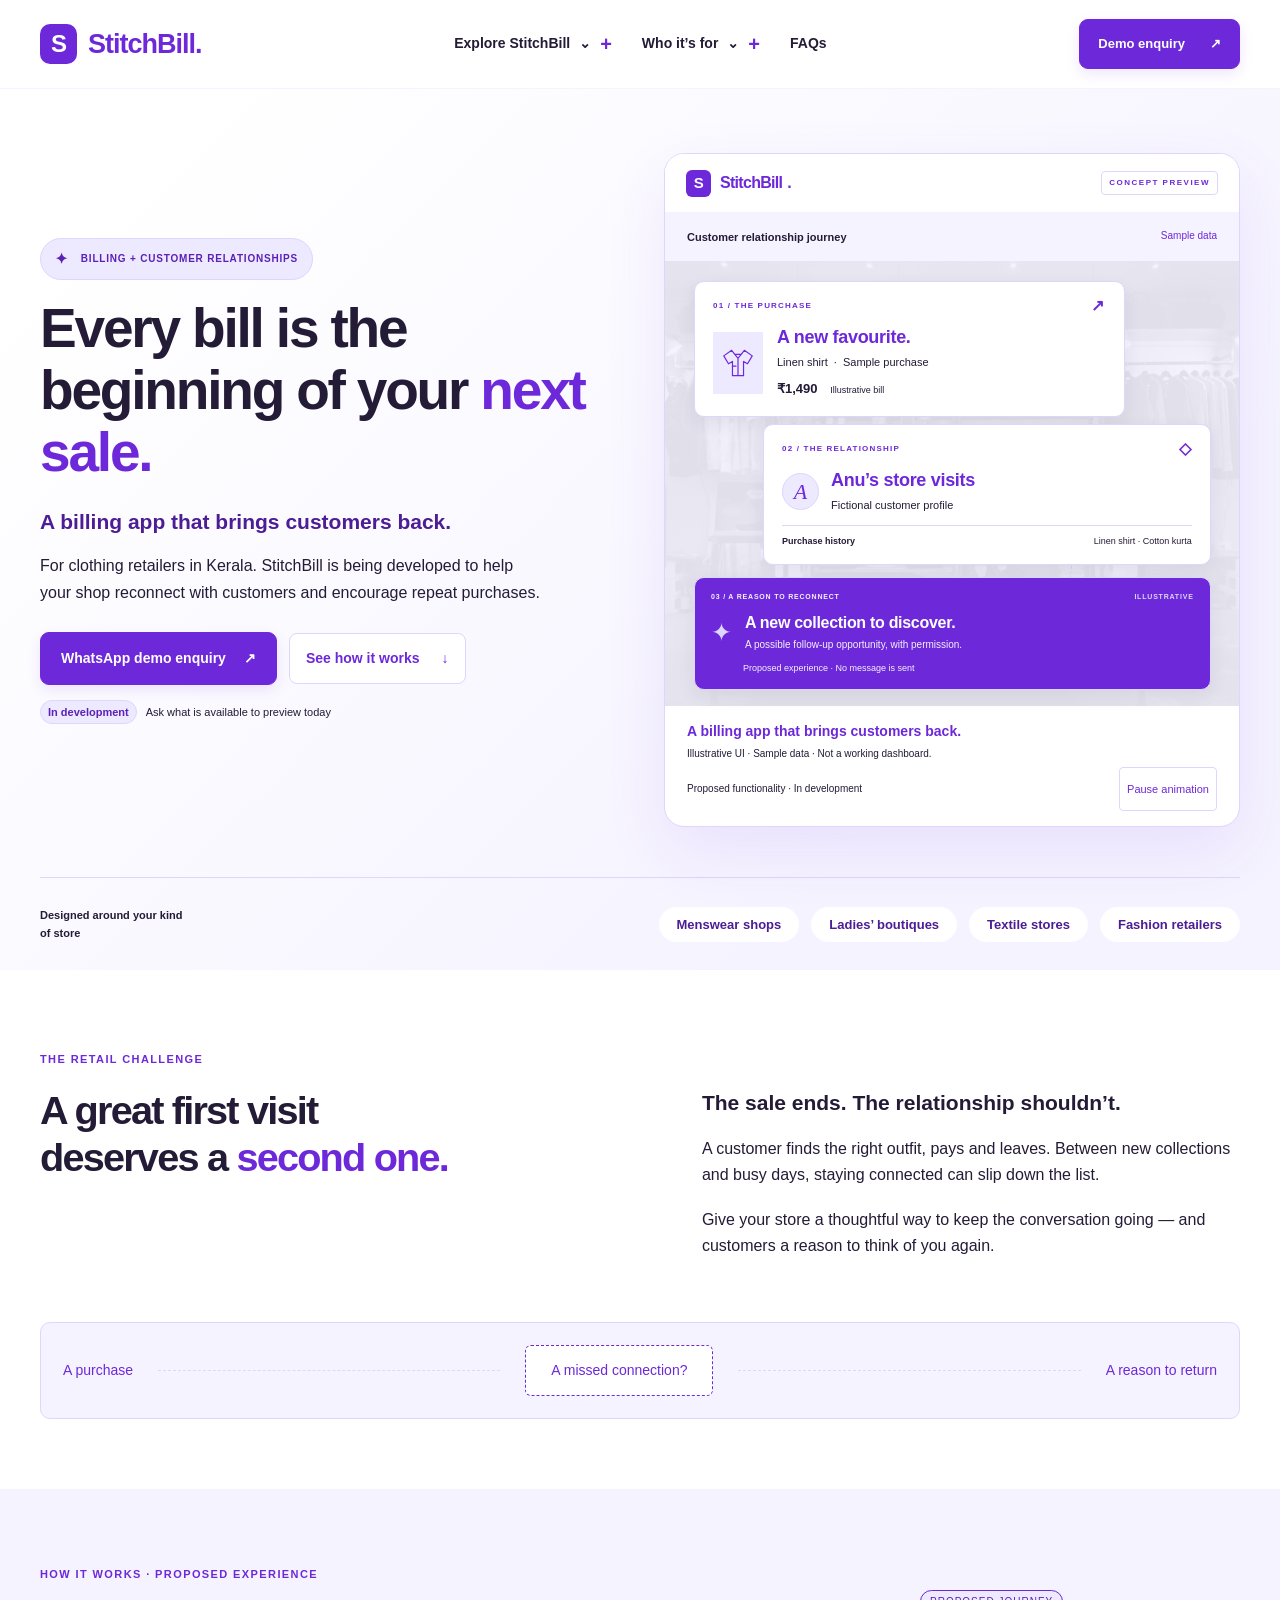
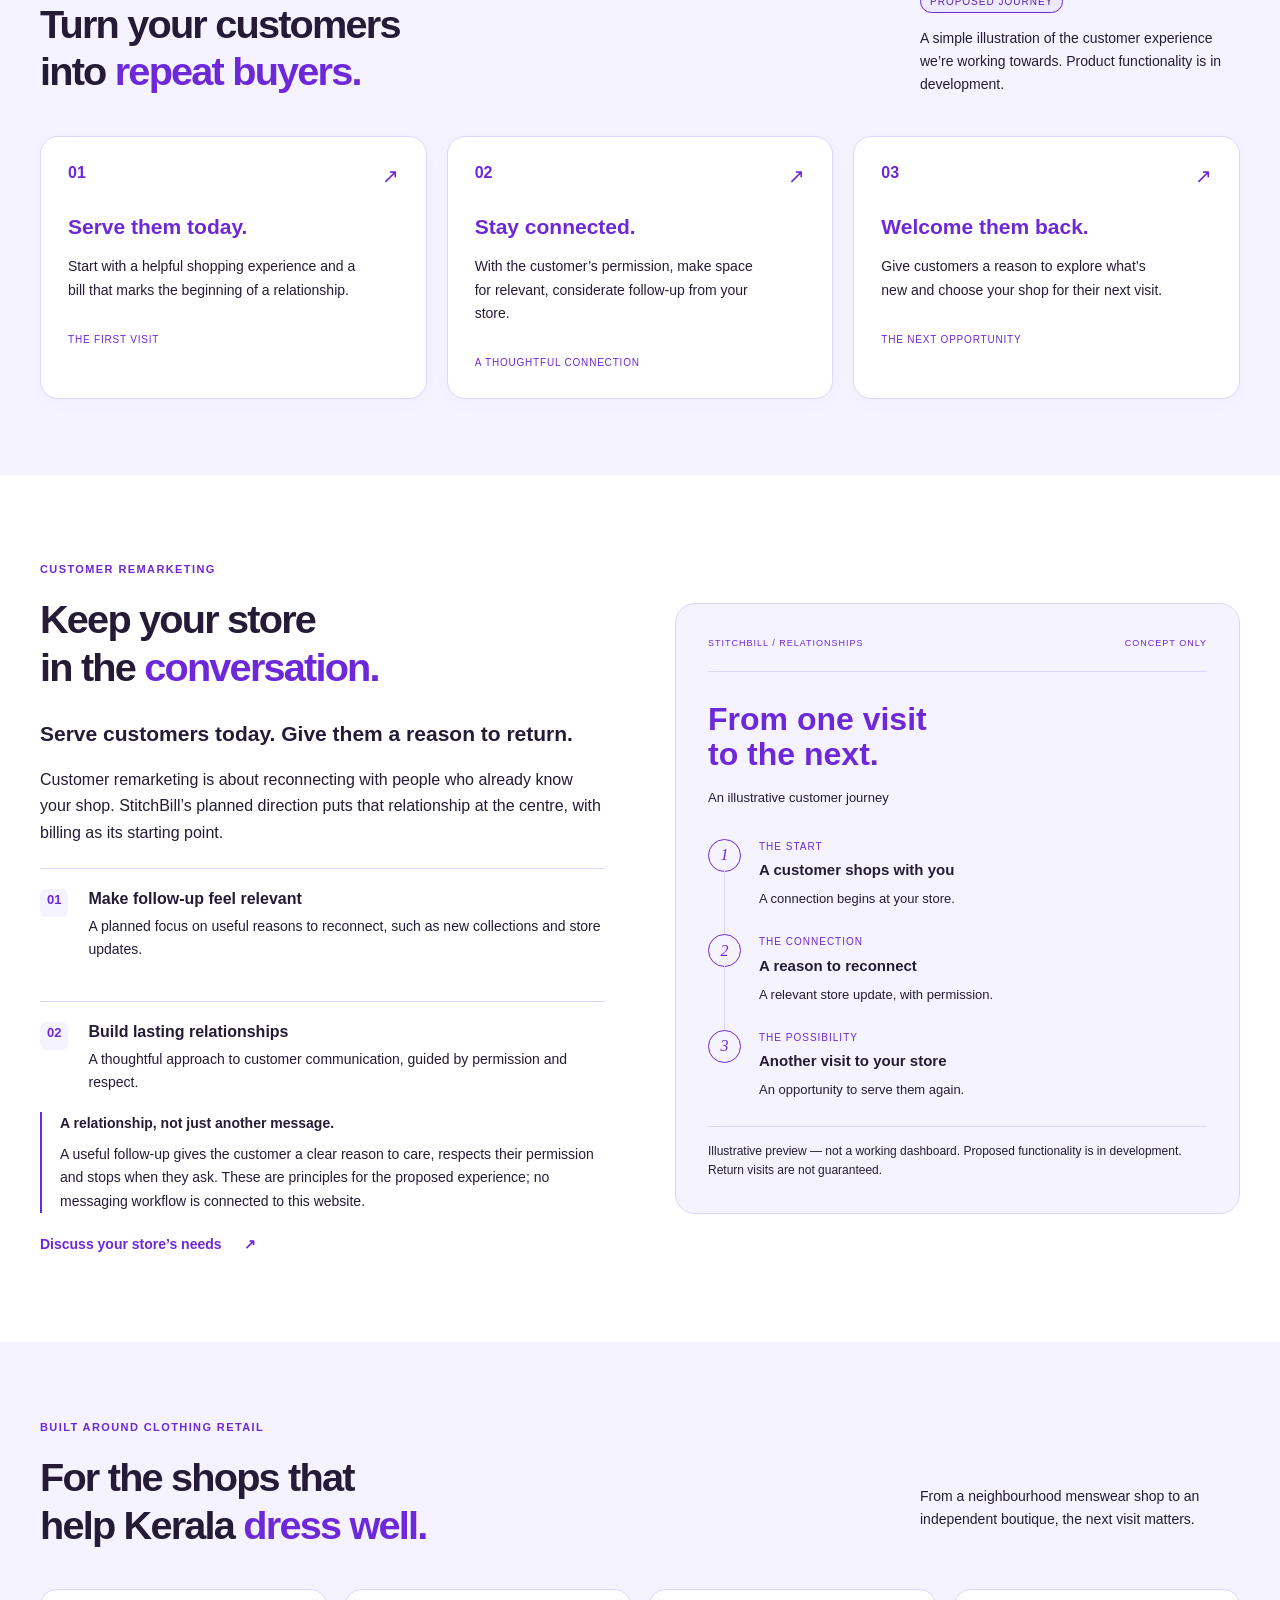
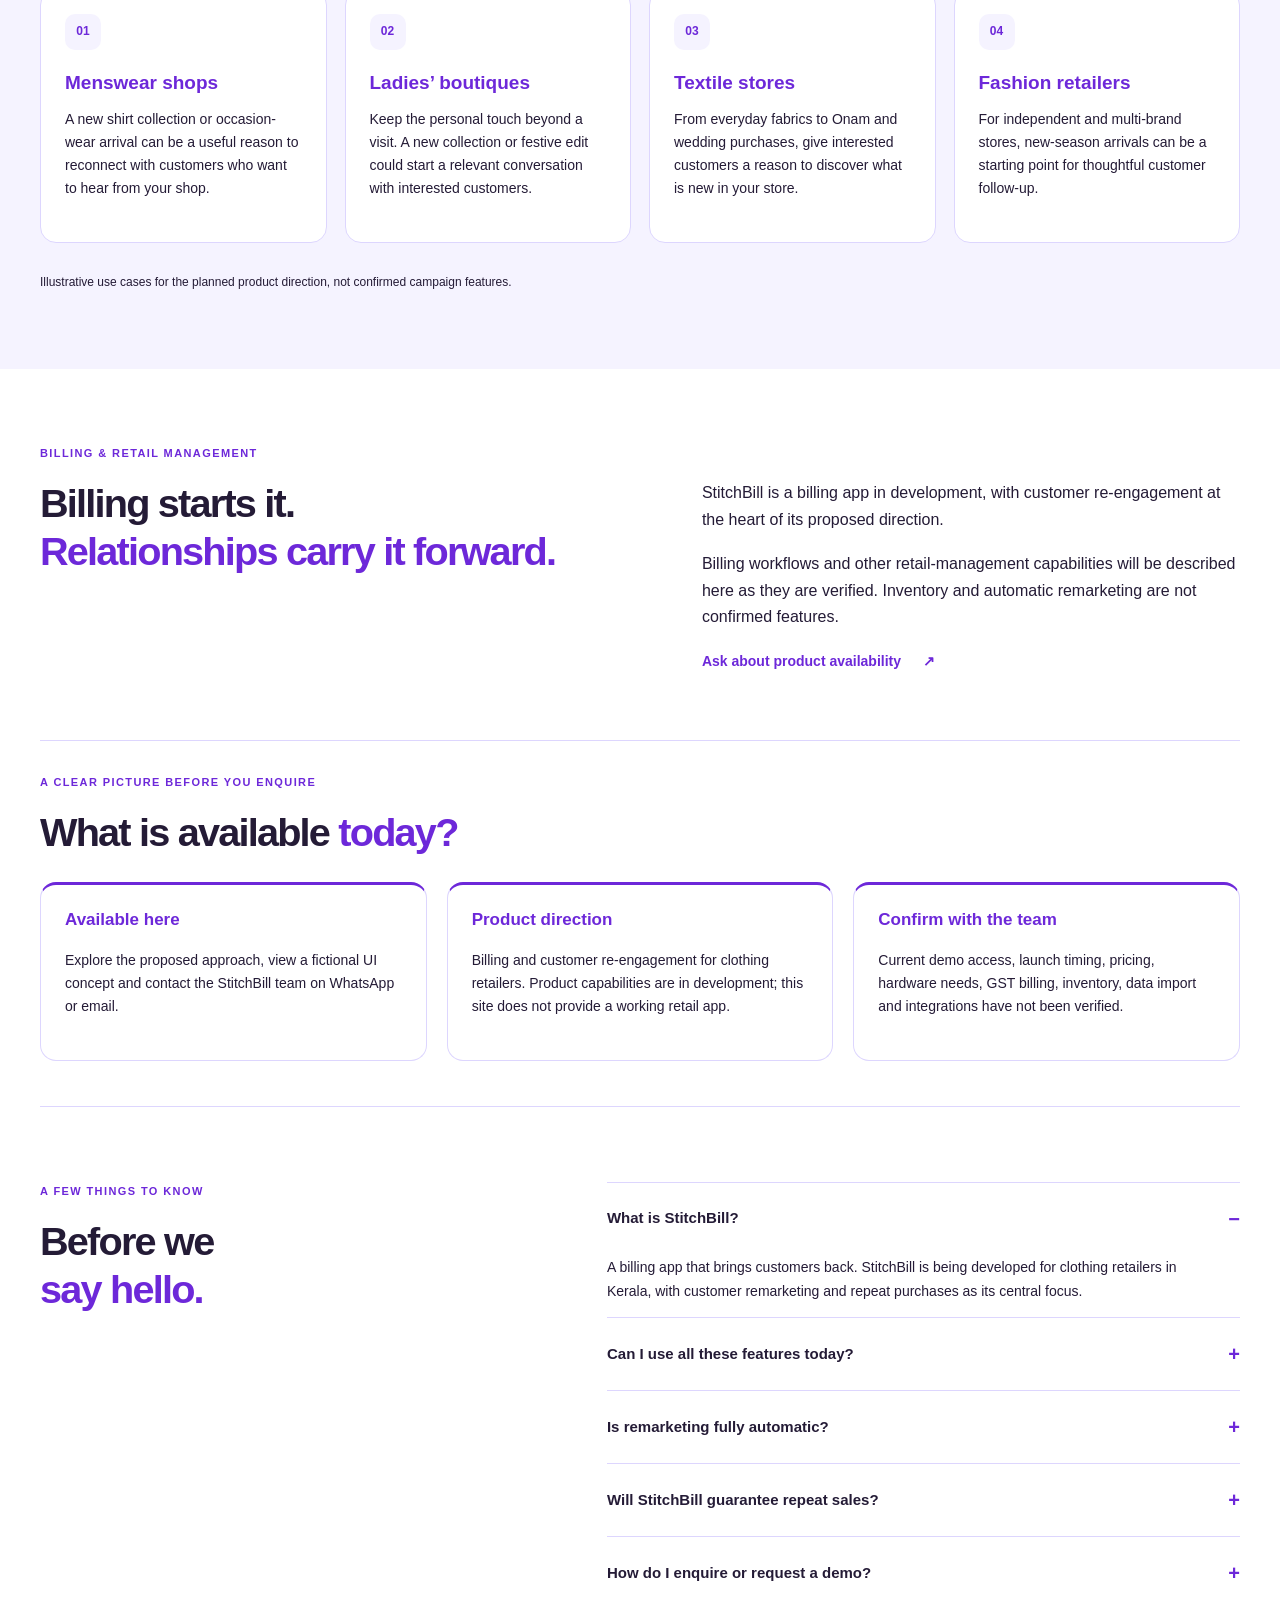
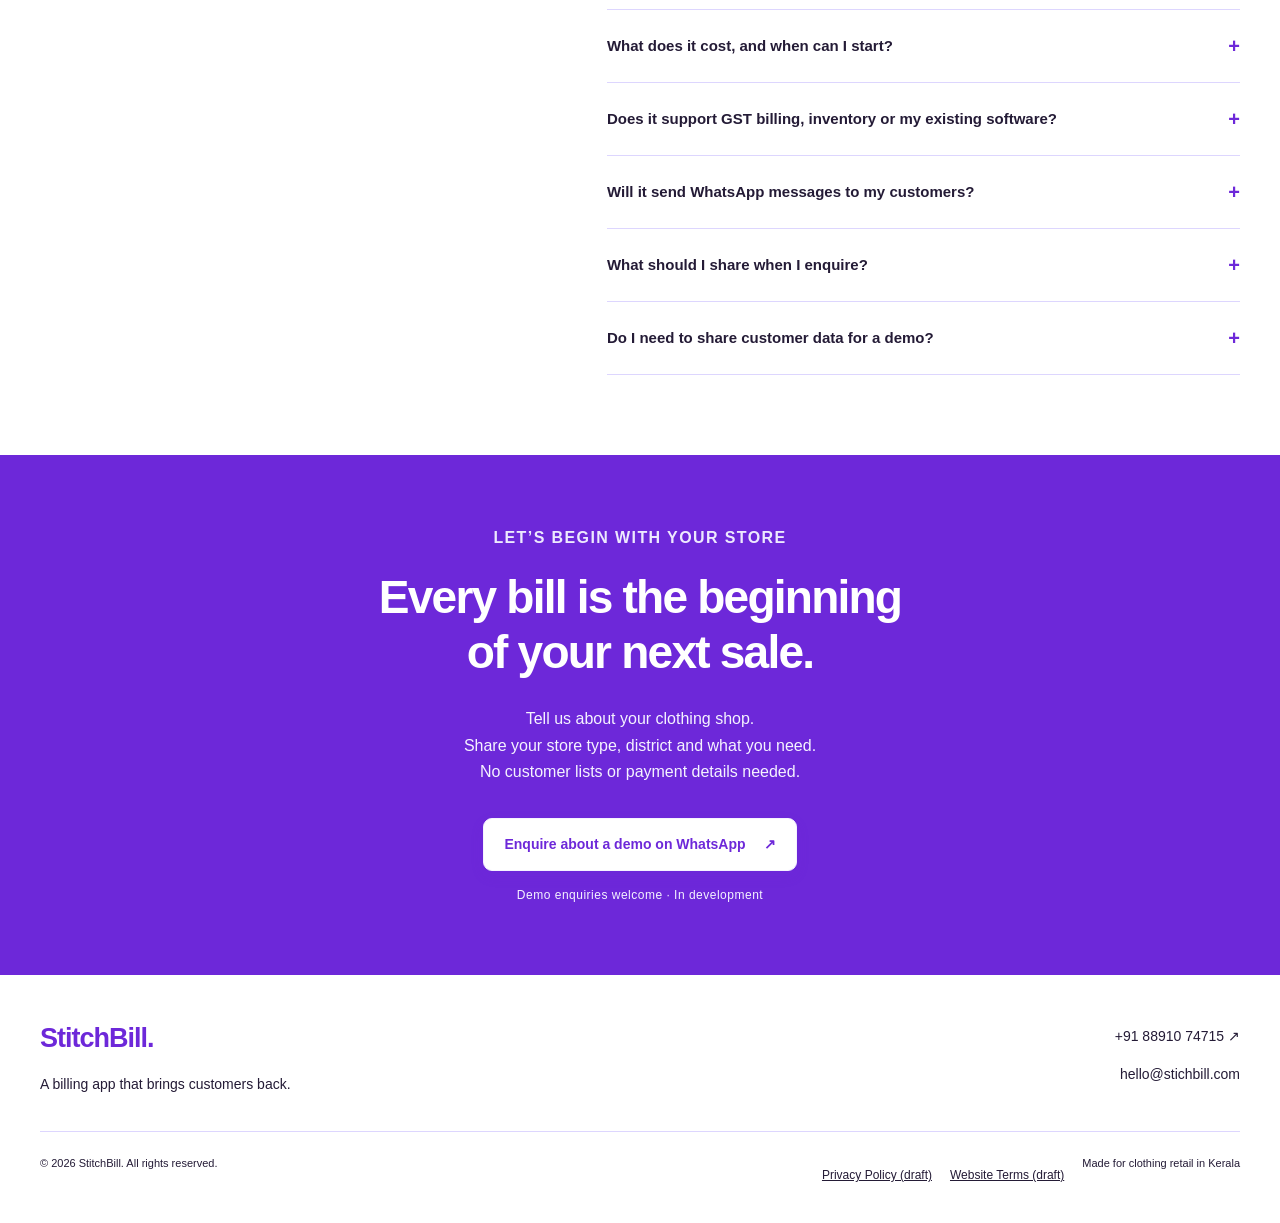
<file: index.html>
<!doctype html>
<html lang="en"><head><meta charset="utf-8"><meta name="viewport" content="width=device-width,initial-scale=1"><meta name="theme-color" content="#702632"><title>StitchBill — A billing app that brings customers back.</title><meta name="description" content="Every bill is the beginning of your next sale. StitchBill is developing billing and customer re-engagement tools for clothing retailers in Kerala. Enquire on WhatsApp."><meta name="robots" content="index,follow"><link rel="canonical" href="https://www.stichbill.com/"><meta property="og:type" content="website"><meta property="og:title" content="StitchBill — Every bill is the beginning of your next sale."><meta property="og:description" content="Turn your customers into repeat buyers. A billing app that brings customers back. In development for clothing retailers in Kerala."><meta property="og:url" content="https://www.stichbill.com/"><meta name="twitter:card" content="summary"><meta name="twitter:title" content="StitchBill — Every bill is the beginning of your next sale."><meta name="twitter:description" content="A billing app that brings customers back. In development for clothing retailers in Kerala."><link rel="stylesheet" href="styles.css"><link rel="stylesheet" href="business.css"><script type="application/ld+json">{"@context":"https://schema.org","@type":"SoftwareApplication","name":"StitchBill","applicationCategory":"BusinessApplication","operatingSystem":"Web","description":"A billing app that brings customers back. Billing and customer re-engagement tools in development for clothing retailers in Kerala.","url":"https://www.stichbill.com/"}</script></head>
<body><a class="skip" href="#main">Skip to content</a><header><div class="wrap nav"><a class="brand" href="#" aria-label="StitchBill home"><span class="monogram" aria-hidden="true">S<span>✦</span></span>StitchBill<span class="brand-dot">.</span></a><nav aria-label="Main navigation" class="desktop-nav"><details class="nav-menu"><summary>Explore StitchBill <span aria-hidden="true">⌄</span></summary><div class="nav-panel"><a href="#approach"><strong>The customer journey</strong><span>From the first bill to the next visit</span></a><a href="#relationships"><strong>Customer relationships</strong><span>Our proposed approach to staying connected</span></a><a href="#availability"><strong>Product status</strong><span>What’s here, planned and unverified</span></a></div></details><details class="nav-menu"><summary>Who it’s for <span aria-hidden="true">⌄</span></summary><div class="nav-panel"><a href="#retailers"><strong>Clothing retailers</strong><span>Menswear, boutiques, textiles and fashion</span></a><a href="#billing"><strong>Billing &amp; retail</strong><span>The starting point for a relationship</span></a></div></details><a href="#faq">FAQs</a></nav><a data-enquiry="header" class="button small" href="https://wa.me/918891074715">Demo enquiry <span aria-hidden="true">↗</span></a></div><details class="mobile-menu wrap"><summary>Explore StitchBill</summary><nav aria-label="Mobile navigation"><a href="#approach">Customer journey</a><a href="#relationships">Relationships</a><a href="#retailers">Who it’s for</a><a href="#billing">Billing &amp; retail</a><a href="#availability">Product status</a><a href="#faq">FAQs</a></nav></details></header>
<main id="main"><section class="hero"><div class="wrap hero-grid"><div class="hero-copy"><p class="eyebrow hero-category"><span class="category-mark" aria-hidden="true">✦</span> BILLING + CUSTOMER RELATIONSHIPS</p><h1>Every bill is the beginning of your <em>next sale.</em></h1><p class="lead">A billing app that brings customers back.</p><p class="sublead">For clothing retailers in Kerala. StitchBill is being developed to help your shop reconnect with customers and encourage repeat purchases.</p><div class="actions"><a data-enquiry="hero" class="button" href="https://wa.me/918891074715">WhatsApp demo enquiry <span aria-hidden="true">↗</span></a><a class="text-link secondary-button" href="#approach">See how it works <span aria-hidden="true">↓</span></a></div><p class="micro hero-status"><span class="status-pill">In development</span> Ask what is available to preview today</p></div><figure class="hero-interface" aria-labelledby="interface-caption" data-living-interface>
  <div class="interface-header"><span class="interface-wordmark"><span class="app-mark" aria-hidden="true">S</span> StitchBill<span aria-hidden="true">.</span></span><span class="interface-badge">CONCEPT PREVIEW</span></div>
  <div class="workspace-label"><span>Customer relationship journey</span><span>Sample data</span></div><div class="interface-stage">
    <img class="interface-photo" src="assets/retail.jpg" width="1400" height="934" alt="" fetchpriority="high">
    <div class="interface-thread" aria-hidden="true"></div>
    <article class="fashion-card purchase-card">
      <div class="card-kicker"><span>01 / THE PURCHASE</span><span class="card-symbol" aria-hidden="true">↗</span></div>
      <div class="purchase-content"><div class="garment" aria-hidden="true"><svg viewBox="0 0 48 48" fill="none"><path d="m16 8-10 7 6 10 5-3v18h14V22l5 3 6-10-10-7-4 5h-8l-4-5Z" stroke="currentColor" stroke-width="1.5" stroke-linejoin="round"/><path d="m20 13 4 5 4-5M24 18v22M17 28h5" stroke="currentColor" stroke-width="1.5"/></svg></div><div><h3>A new favourite.</h3><p>Linen shirt <span>·</span> Sample purchase</p><strong>₹1,490 <span>Illustrative bill</span></strong></div></div>
    </article>
    <article class="fashion-card customer-card">
      <div class="card-kicker"><span>02 / THE RELATIONSHIP</span><span class="card-symbol" aria-hidden="true">◇</span></div>
      <div class="customer-heading"><span class="customer-avatar" aria-hidden="true">A</span><div><h3>Anu’s store visits</h3><p>Fictional customer profile</p></div></div>
      <div class="purchase-history"><span>Purchase history</span><span>Linen shirt <span aria-hidden="true">·</span> Cotton kurta</span></div>
    </article>
    <article class="fashion-card followup-card">
      <div class="card-kicker"><span>03 / A REASON TO RECONNECT</span><span class="opportunity-label">ILLUSTRATIVE</span></div>
      <div class="followup-content"><span class="followup-symbol" aria-hidden="true">✦</span><div><h3>A new collection to discover.</h3><p>A possible follow-up opportunity, with permission.</p></div></div>
      <div class="followup-note">Proposed experience · No message is sent</div>
    </article>
  </div>
  <figcaption id="interface-caption"><strong>A billing app that brings customers back.</strong><span>Illustrative UI · Sample data · Not a working dashboard.</span></figcaption>
  <div class="interface-controls"><span class="motion-note">Proposed functionality · In development</span><button class="motion-toggle" type="button" aria-pressed="false" hidden>Pause animation</button></div>
</figure></div><div class="wrap audience"><span>Designed around your kind of store</span><p><span>Menswear shops</span><span>Ladies’ boutiques</span><span>Textile stores</span><span>Fashion retailers</span></p></div></section>
<section class="problem wrap"><p class="eyebrow">THE RETAIL CHALLENGE</p><div class="split"><h2>A great first visit<br>deserves a <em>second one.</em></h2><div><p class="large">The sale ends. The relationship shouldn’t.</p><p>A customer finds the right outfit, pays and leaves. Between new collections and busy days, staying connected can slip down the list.</p><p>Give your store a thoughtful way to keep the conversation going — and customers a reason to think of you again.</p></div></div><div class="problem-line"><span>A purchase</span><span class="dashed" aria-hidden="true"></span><span class="missing">A missed connection?</span><span class="dashed" aria-hidden="true"></span><span>A reason to return</span></div></section>
<section id="approach" class="approach"><div class="wrap"><div class="section-top"><div><p class="eyebrow">HOW IT WORKS · PROPOSED EXPERIENCE</p><h2>Turn your customers<br>into <em>repeat buyers.</em></h2></div><div class="section-aside"><span class="pill">PROPOSED JOURNEY</span><p>A simple illustration of the customer experience we’re working towards. Product functionality is in development.</p></div></div><ol class="journey"><li><span class="step">01 <span aria-hidden="true">↗</span></span><h3>Serve them today.</h3><p>Start with a helpful shopping experience and a bill that marks the beginning of a relationship.</p><span class="step-note">THE FIRST VISIT</span></li><li><span class="step">02 <span aria-hidden="true">↗</span></span><h3>Stay connected.</h3><p>With the customer’s permission, make space for relevant, considerate follow-up from your store.</p><span class="step-note">A THOUGHTFUL CONNECTION</span></li><li><span class="step">03 <span aria-hidden="true">↗</span></span><h3>Welcome them back.</h3><p>Give customers a reason to explore what’s new and choose your shop for their next visit.</p><span class="step-note">THE NEXT OPPORTUNITY</span></li></ol></div></section>
<section id="relationships" class="wrap remarketing"><div class="editorial"><p class="eyebrow">CUSTOMER REMARKETING</p><h2>Keep your store<br>in the <em>conversation.</em></h2><p class="large">Serve customers today. Give them a reason to return.</p><p>Customer remarketing is about reconnecting with people who already know your shop. StitchBill’s planned direction puts that relationship at the centre, with billing as its starting point.</p><div class="benefit"><span>01</span><div><h3>Make follow-up feel relevant</h3><p>A planned focus on useful reasons to reconnect, such as new collections and store updates.</p></div></div><div class="benefit"><span>02</span><div><h3>Build lasting relationships</h3><p>A thoughtful approach to customer communication, guided by permission and respect.</p></div></div><p class="permission-note"><strong>A relationship, not just another message.</strong> A useful follow-up gives the customer a clear reason to care, respects their permission and stops when they ask. These are principles for the proposed experience; no messaging workflow is connected to this website.</p><a data-enquiry="remarketing" class="text-link" href="https://wa.me/918891074715">Discuss your store’s needs <span aria-hidden="true">↗</span></a></div><div class="concept"><div class="concept-label"><span>STITCHBILL / RELATIONSHIPS</span><span>CONCEPT ONLY</span></div><h3>From one visit<br>to the next.</h3><p class="concept-intro">An illustrative customer journey</p><div class="timeline"><div><span class="node">1</span><div><small>THE START</small><strong>A customer shops with you</strong><p>A connection begins at your store.</p></div></div><div><span class="node">2</span><div><small>THE CONNECTION</small><strong>A reason to reconnect</strong><p>A relevant store update, with permission.</p></div></div><div><span class="node">3</span><div><small>THE POSSIBILITY</small><strong>Another visit to your store</strong><p>An opportunity to serve them again.</p></div></div></div><p class="concept-disclaimer">Illustrative preview — not a working dashboard. Proposed functionality is in development. Return visits are not guaranteed.</p></div></section>
<section id="retailers" class="retailers"><div class="wrap"><p class="eyebrow">BUILT AROUND CLOTHING RETAIL</p><div class="section-top"><h2>For the shops that<br>help Kerala <em>dress well.</em></h2><p class="section-aside">From a neighbourhood menswear shop to an independent boutique, the next visit matters.</p></div><div class="store-grid"><article><span>01</span><h3>Menswear shops</h3><p>A new shirt collection or occasion-wear arrival can be a useful reason to reconnect with customers who want to hear from your shop.</p></article><article><span>02</span><h3>Ladies’ boutiques</h3><p>Keep the personal touch beyond a visit. A new collection or festive edit could start a relevant conversation with interested customers.</p></article><article><span>03</span><h3>Textile stores</h3><p>From everyday fabrics to Onam and wedding purchases, give interested customers a reason to discover what is new in your store.</p></article><article><span>04</span><h3>Fashion retailers</h3><p>For independent and multi-brand stores, new-season arrivals can be a starting point for thoughtful customer follow-up.</p></article></div><p class="retailer-note">Illustrative use cases for the planned product direction, not confirmed campaign features.</p></div></section>
<section id="billing" class="wrap billing"><p class="eyebrow">BILLING & RETAIL MANAGEMENT</p><div class="split"><h2>Billing starts it.<br><em>Relationships carry it forward.</em></h2><div><p>StitchBill is a billing app in development, with customer re-engagement at the heart of its proposed direction.</p><p>Billing workflows and other retail-management capabilities will be described here as they are verified. Inventory and automatic remarketing are not confirmed features.</p><a data-enquiry="availability" class="text-link" href="https://wa.me/918891074715">Ask about product availability <span aria-hidden="true">↗</span></a></div></div></section>
<section id="availability" class="wrap availability" aria-labelledby="availability-title"><p class="eyebrow">A CLEAR PICTURE BEFORE YOU ENQUIRE</p><h2 id="availability-title">What is available <em>today?</em></h2><div class="availability-grid"><article><h3>Available here</h3><p>Explore the proposed approach, view a fictional UI concept and contact the StitchBill team on WhatsApp or email.</p></article><article><h3>Product direction</h3><p>Billing and customer re-engagement for clothing retailers. Product capabilities are in development; this site does not provide a working retail app.</p></article><article><h3>Confirm with the team</h3><p>Current demo access, launch timing, pricing, hardware needs, GST billing, inventory, data import and integrations have not been verified.</p></article></div></section>
<section id="faq" class="faq wrap"><div><p class="eyebrow">A FEW THINGS TO KNOW</p><h2>Before we <br><em>say hello.</em></h2></div><div class="questions"><details open><summary>What is StitchBill?</summary><p>A billing app that brings customers back. StitchBill is being developed for clothing retailers in Kerala, with customer remarketing and repeat purchases as its central focus.</p></details><details><summary>Can I use all these features today?</summary><p>Customer re-engagement capabilities shown here are planned or in development. Contact us for current availability and demo options.</p></details><details><summary>Is remarketing fully automatic?</summary><p>Automatic remarketing has not been verified and is not promised. The journey on this page illustrates a proposed experience, not confirmed automation.</p></details><details><summary>Will StitchBill guarantee repeat sales?</summary><p>No. The aim is to support customer relationships and encourage return visits. Purchases depend on your customers, your store and many other factors.</p></details><details><summary>How do I enquire or request a demo?</summary><p><a data-enquiry="faq" href="https://wa.me/918891074715">Message +91 88910 74715 on WhatsApp</a> or email <a href="mailto:hello@stichbill.com">hello@stichbill.com</a>. Tell us about your shop and ask about current demo availability.</p></details><details><summary>What does it cost, and when can I start?</summary><p>No pricing or launch date is confirmed on this website. Ask the team for current availability and written pricing before making a purchase decision.</p></details><details><summary>Does it support GST billing, inventory or my existing software?</summary><p>These capabilities, hardware requirements and integrations are not verified in the available source. Tell us what you use today so the team can confirm whether your requirements can be met.</p></details><details><summary>Will it send WhatsApp messages to my customers?</summary><p>This website sends no messages. Automated follow-up and WhatsApp integration are not confirmed product features. The WhatsApp buttons only open a conversation with the StitchBill team.</p></details><details><summary>What should I share when I enquire?</summary><p>Your store type, district and the main problem you want to solve are enough to begin. Please do not send customer lists, phone numbers belonging to customers, bills or payment details.</p></details><details><summary>Do I need to share customer data for a demo?</summary><p>No customer data is needed for an initial enquiry. Ask for a demonstration using fictional sample data and confirm the product’s privacy and data-handling arrangements before uploading any real records.</p></details></div></section>
<section class="final-cta"><div class="wrap"><p class="eyebrow">LET’S BEGIN WITH YOUR STORE</p><h2>Every bill is the beginning <br>of your <em>next sale.</em></h2><p>Tell us about your clothing shop.<br>Share your store type, district and what you need.<br>No customer lists or payment details needed.</p><a data-enquiry="final" class="button light" href="https://wa.me/918891074715">Enquire about a demo on WhatsApp <span aria-hidden="true">↗</span></a><span class="micro">Demo enquiries welcome · In development</span></div></section></main>
<footer><div class="wrap"><div class="footer-top"><div><a class="brand" href="#">StitchBill<span class="brand-dot">.</span></a><p>A billing app that brings customers back.</p></div><div><a data-enquiry="footer" href="https://wa.me/918891074715">+91 88910 74715 ↗</a><a href="mailto:hello@stichbill.com">hello@stichbill.com</a></div></div><div class="footer-bottom"><span>© 2026 StitchBill. All rights reserved.</span><div><a class="legal-link" href="privacy.html">Privacy Policy (draft)</a><a class="legal-link" href="terms.html">Website Terms (draft)</a><span>Made for clothing retail in Kerala</span></div></div></div></footer>
<script src="script.js"></script></body></html>
</file>
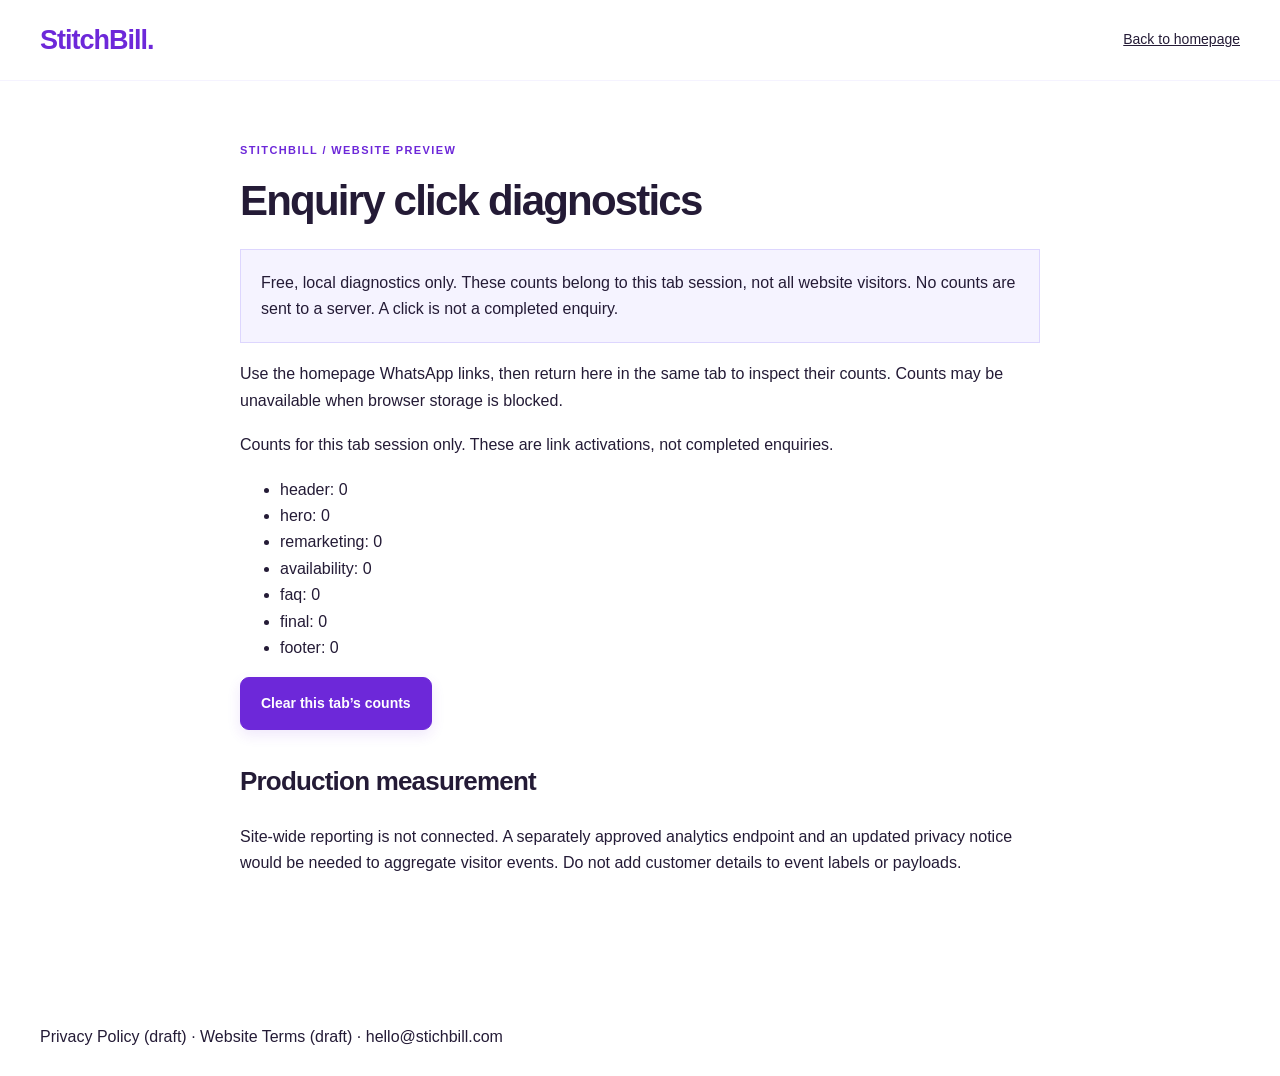
<file: measurement.html>
<!doctype html><html lang="en"><head><meta charset="utf-8"><meta name="viewport" content="width=device-width,initial-scale=1"><meta name="robots" content="noindex,follow"><meta name="theme-color" content="#702632"><title>Enquiry click diagnostics — StitchBill</title><meta name="description" content="Enquiry click diagnostics for the StitchBill marketing website preview."><link rel="stylesheet" href="styles.css"><link rel="stylesheet" href="business.css"></head><body><a class="skip" href="#main">Skip to content</a><header><div class="wrap legal-nav"><a class="brand" href="index.html">StitchBill.</a><a href="index.html">Back to homepage</a></div></header><main id="main" class="wrap legal-page"><p class="eyebrow">STITCHBILL / WEBSITE PREVIEW</p><h1>Enquiry click diagnostics</h1><p class="draft-note">Free, local diagnostics only. These counts belong to this tab session, not all website visitors. No counts are sent to a server. A click is not a completed enquiry.</p><p>Use the homepage WhatsApp links, then return here in the same tab to inspect their counts. Counts may be unavailable when browser storage is blocked.</p><p data-measurement-status role="status">Click diagnostics require JavaScript. Contact links on the homepage work without it.</p><ul data-measurement></ul><button class="button" type="button" data-reset-counts hidden>Clear this tab’s counts</button><h2>Production measurement</h2><p>Site-wide reporting is not connected. A separately approved analytics endpoint and an updated privacy notice would be needed to aggregate visitor events. Do not add customer details to event labels or payloads.</p></main><footer><div class="wrap"><a href="privacy.html">Privacy Policy (draft)</a> · <a href="terms.html">Website Terms (draft)</a> · <a href="mailto:hello@stichbill.com">hello@stichbill.com</a></div></footer><script src="script.js"></script></body></html>
</file>
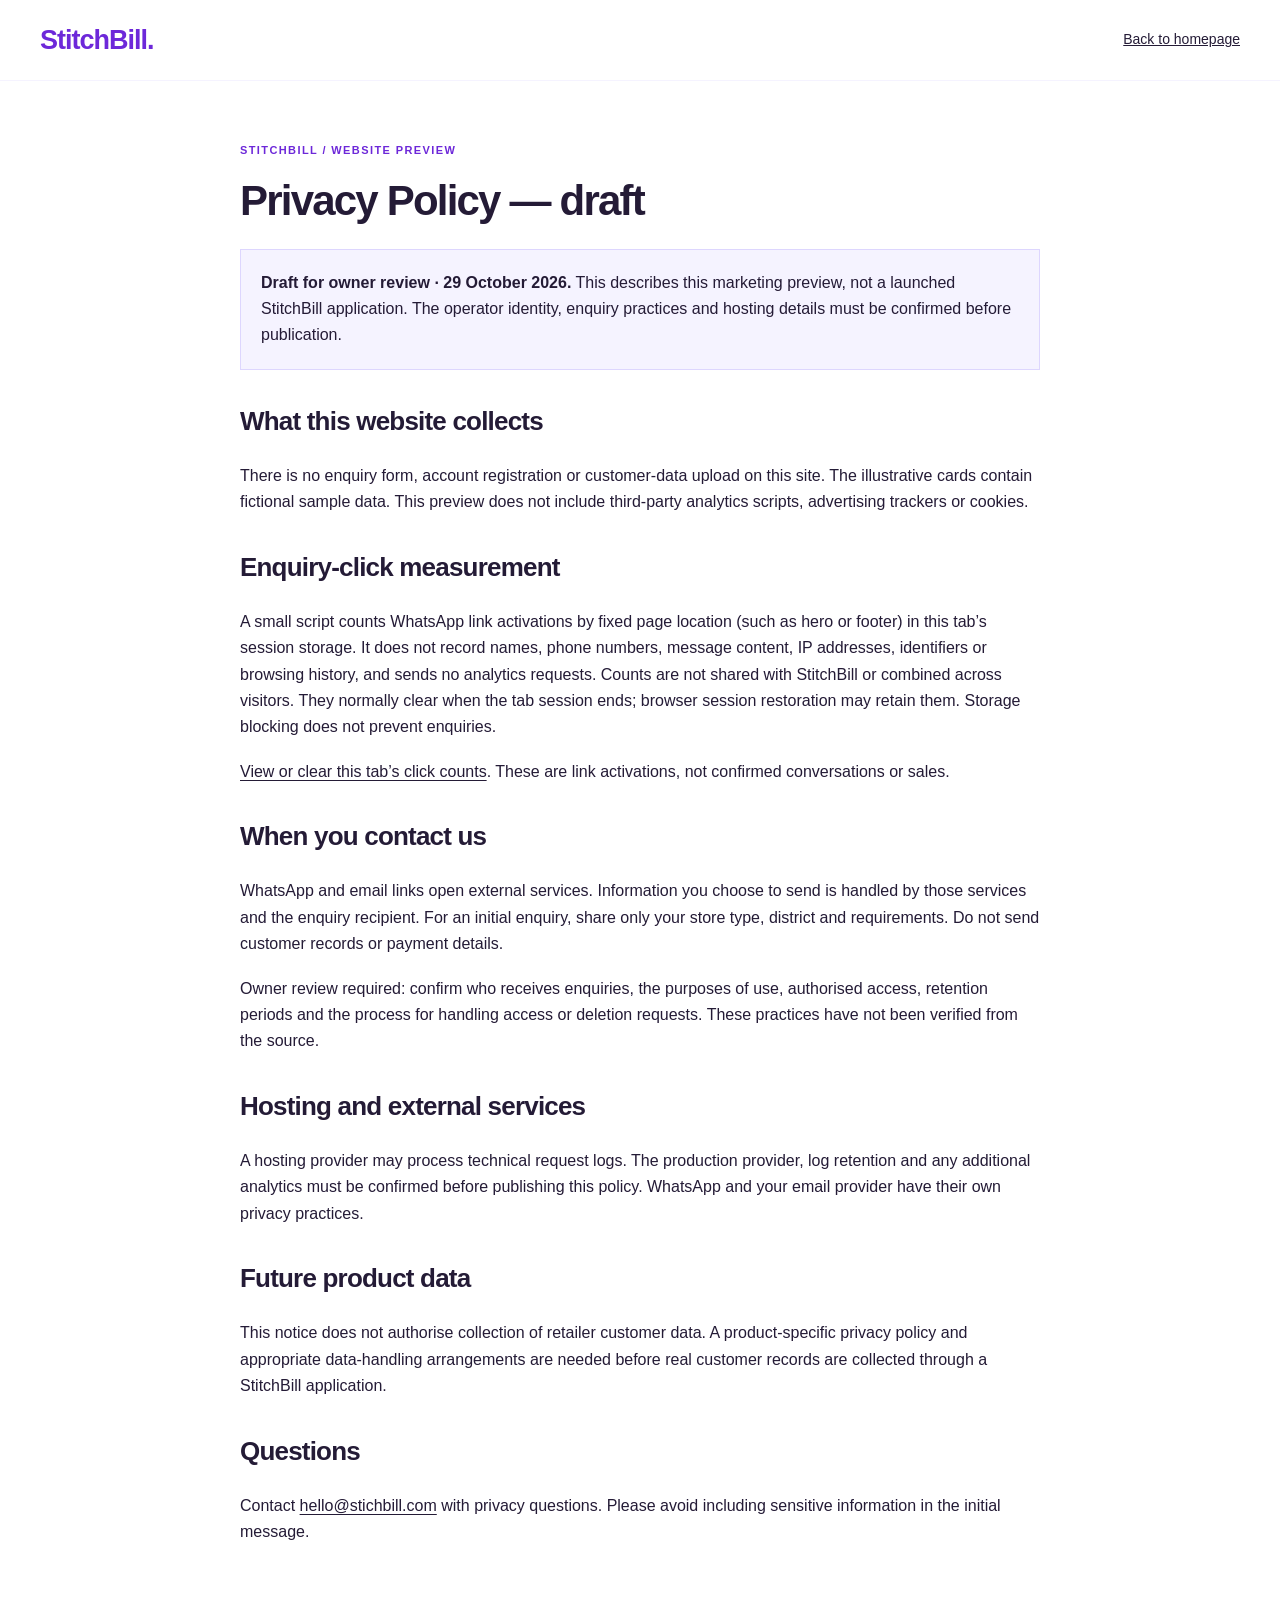
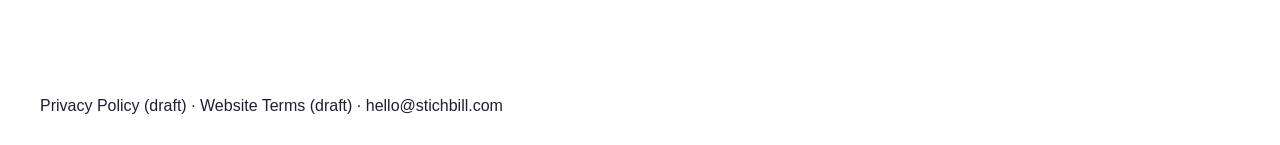
<file: privacy.html>
<!doctype html><html lang="en"><head><meta charset="utf-8"><meta name="viewport" content="width=device-width,initial-scale=1"><meta name="robots" content="noindex,follow"><meta name="theme-color" content="#702632"><title>Privacy Policy — draft — StitchBill</title><meta name="description" content="Privacy Policy — draft for the StitchBill marketing website preview."><link rel="stylesheet" href="styles.css"><link rel="stylesheet" href="business.css"></head><body><a class="skip" href="#main">Skip to content</a><header><div class="wrap legal-nav"><a class="brand" href="index.html">StitchBill.</a><a href="index.html">Back to homepage</a></div></header><main id="main" class="wrap legal-page"><p class="eyebrow">STITCHBILL / WEBSITE PREVIEW</p><h1>Privacy Policy — draft</h1><p class="draft-note"><strong>Draft for owner review · 29 October 2026.</strong> This describes this marketing preview, not a launched StitchBill application. The operator identity, enquiry practices and hosting details must be confirmed before publication.</p><h2>What this website collects</h2><p>There is no enquiry form, account registration or customer-data upload on this site. The illustrative cards contain fictional sample data. This preview does not include third-party analytics scripts, advertising trackers or cookies.</p><h2>Enquiry-click measurement</h2><p>A small script counts WhatsApp link activations by fixed page location (such as hero or footer) in this tab’s session storage. It does not record names, phone numbers, message content, IP addresses, identifiers or browsing history, and sends no analytics requests. Counts are not shared with StitchBill or combined across visitors. They normally clear when the tab session ends; browser session restoration may retain them. Storage blocking does not prevent enquiries.</p><p><a href="measurement.html">View or clear this tab’s click counts</a>. These are link activations, not confirmed conversations or sales.</p><h2>When you contact us</h2><p>WhatsApp and email links open external services. Information you choose to send is handled by those services and the enquiry recipient. For an initial enquiry, share only your store type, district and requirements. Do not send customer records or payment details.</p><p>Owner review required: confirm who receives enquiries, the purposes of use, authorised access, retention periods and the process for handling access or deletion requests. These practices have not been verified from the source.</p><h2>Hosting and external services</h2><p>A hosting provider may process technical request logs. The production provider, log retention and any additional analytics must be confirmed before publishing this policy. WhatsApp and your email provider have their own privacy practices.</p><h2>Future product data</h2><p>This notice does not authorise collection of retailer customer data. A product-specific privacy policy and appropriate data-handling arrangements are needed before real customer records are collected through a StitchBill application.</p><h2>Questions</h2><p>Contact <a href="mailto:hello@stichbill.com">hello@stichbill.com</a> with privacy questions. Please avoid including sensitive information in the initial message.</p></main><footer><div class="wrap"><a href="privacy.html">Privacy Policy (draft)</a> · <a href="terms.html">Website Terms (draft)</a> · <a href="mailto:hello@stichbill.com">hello@stichbill.com</a></div></footer><script src="script.js"></script></body></html>
</file>
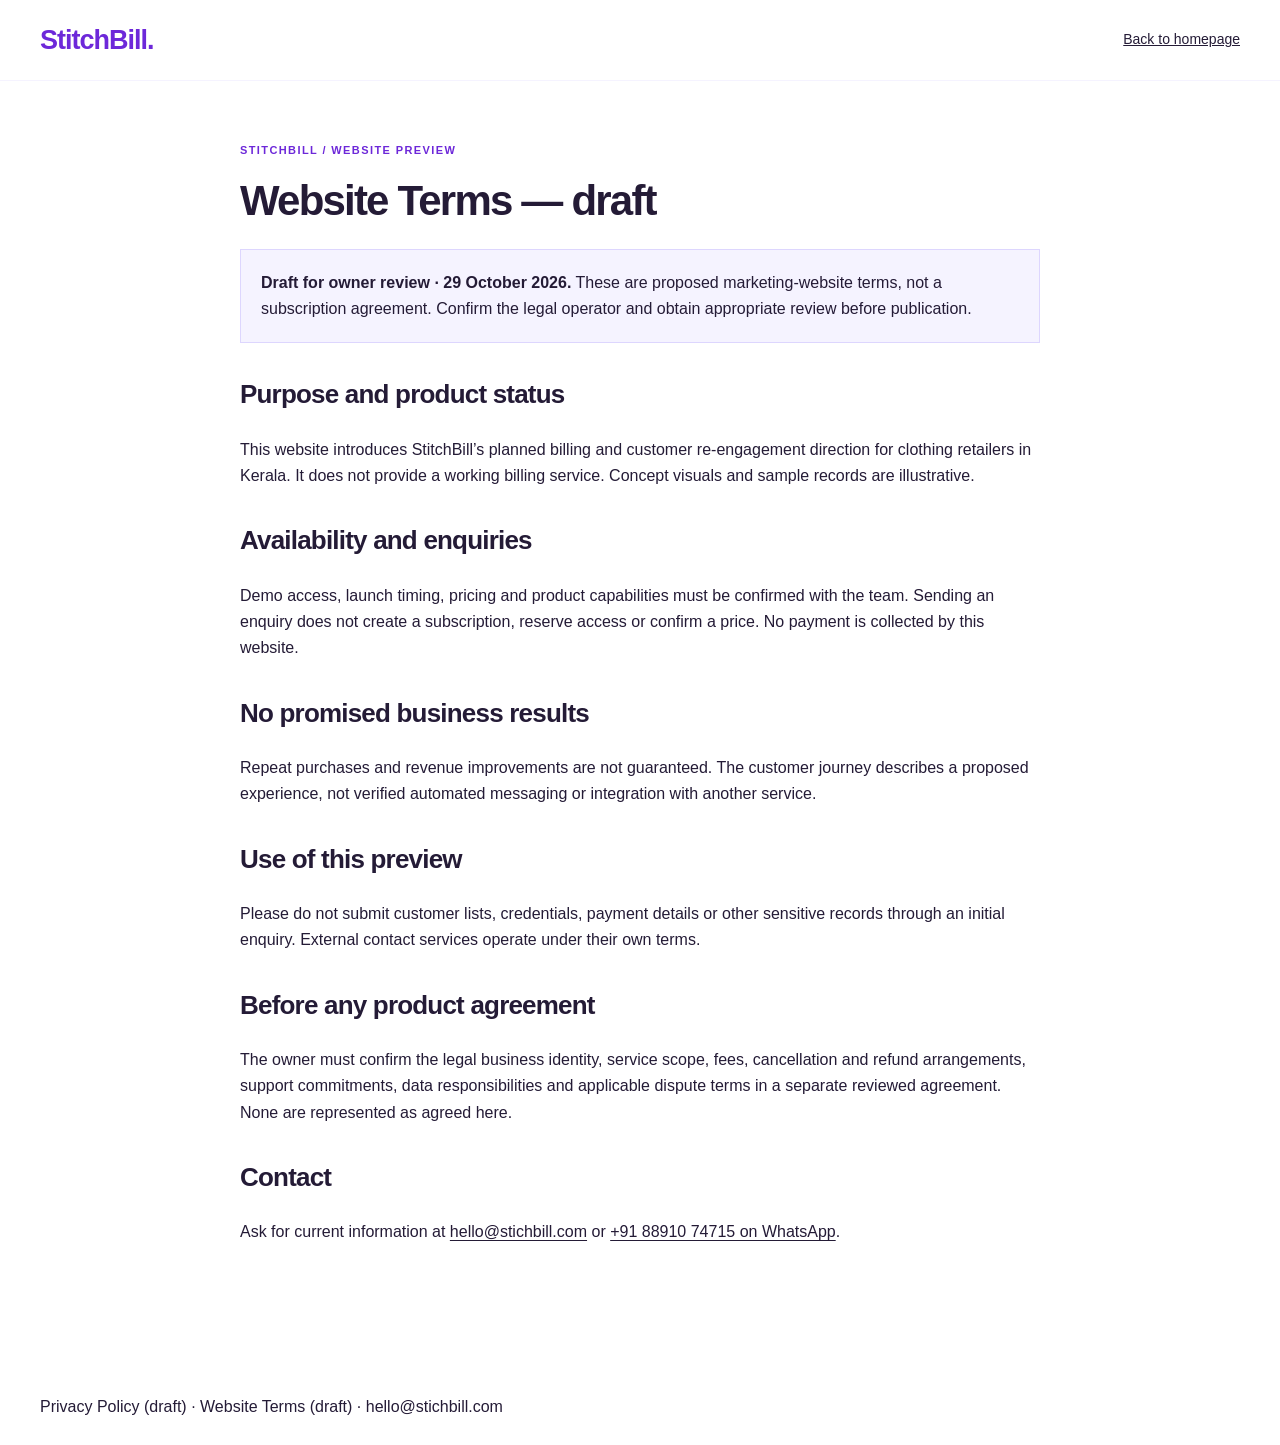
<file: terms.html>
<!doctype html><html lang="en"><head><meta charset="utf-8"><meta name="viewport" content="width=device-width,initial-scale=1"><meta name="robots" content="noindex,follow"><meta name="theme-color" content="#702632"><title>Website Terms — draft — StitchBill</title><meta name="description" content="Website Terms — draft for the StitchBill marketing website preview."><link rel="stylesheet" href="styles.css"><link rel="stylesheet" href="business.css"></head><body><a class="skip" href="#main">Skip to content</a><header><div class="wrap legal-nav"><a class="brand" href="index.html">StitchBill.</a><a href="index.html">Back to homepage</a></div></header><main id="main" class="wrap legal-page"><p class="eyebrow">STITCHBILL / WEBSITE PREVIEW</p><h1>Website Terms — draft</h1><p class="draft-note"><strong>Draft for owner review · 29 October 2026.</strong> These are proposed marketing-website terms, not a subscription agreement. Confirm the legal operator and obtain appropriate review before publication.</p><h2>Purpose and product status</h2><p>This website introduces StitchBill’s planned billing and customer re-engagement direction for clothing retailers in Kerala. It does not provide a working billing service. Concept visuals and sample records are illustrative.</p><h2>Availability and enquiries</h2><p>Demo access, launch timing, pricing and product capabilities must be confirmed with the team. Sending an enquiry does not create a subscription, reserve access or confirm a price. No payment is collected by this website.</p><h2>No promised business results</h2><p>Repeat purchases and revenue improvements are not guaranteed. The customer journey describes a proposed experience, not verified automated messaging or integration with another service.</p><h2>Use of this preview</h2><p>Please do not submit customer lists, credentials, payment details or other sensitive records through an initial enquiry. External contact services operate under their own terms.</p><h2>Before any product agreement</h2><p>The owner must confirm the legal business identity, service scope, fees, cancellation and refund arrangements, support commitments, data responsibilities and applicable dispute terms in a separate reviewed agreement. None are represented as agreed here.</p><h2>Contact</h2><p>Ask for current information at <a href="mailto:hello@stichbill.com">hello@stichbill.com</a> or <a href="https://wa.me/918891074715">+91 88910 74715 on WhatsApp</a>.</p></main><footer><div class="wrap"><a href="privacy.html">Privacy Policy (draft)</a> · <a href="terms.html">Website Terms (draft)</a> · <a href="mailto:hello@stichbill.com">hello@stichbill.com</a></div></footer><script src="script.js"></script></body></html>
</file>
<file: styles.css>
:root{--burgundy:#702632;--cream:#F8F1E8;--beige:#D8B9A1;--white:#FFFFFF;--ink:#292D33}*{box-sizing:border-box}html{scroll-behavior:smooth;scroll-padding-top:100px}body{margin:0;color:var(--ink);background:var(--cream);font:16px/1.65 Arial,Helvetica,sans-serif}a{color:inherit;text-decoration:none}button{font:inherit}button,a,summary{-webkit-tap-highlight-color:transparent}a:focus-visible,button:focus-visible,summary:focus-visible{outline:3px solid var(--burgundy);outline-offset:5px}::selection{background:var(--beige);color:var(--ink)}.wrap{width:min(1240px,calc(100% - 96px));margin:auto}.skip{position:absolute;left:20px;top:-100px;background:var(--white);padding:10px;z-index:99}.skip:focus{top:10px}header{background:var(--cream);border-bottom:1px solid var(--beige)}.nav{height:100px;display:flex;align-items:center;justify-content:space-between;gap:28px}.brand{color:var(--burgundy);font-size:29px;font-weight:700;letter-spacing:-1.5px;display:inline-flex;align-items:center;line-height:1}.brand-dot{color:var(--burgundy)}.monogram{border:1px solid var(--burgundy);font:italic 28px Georgia,serif;width:38px;height:42px;display:grid;place-items:center;margin-right:11px;position:relative;border-radius:15px 3px}.monogram span{position:absolute;font-size:12px;right:-5px;bottom:0;background:var(--cream)}nav{display:flex;gap:34px;font-size:13px}nav a:hover,.text-link:hover{text-decoration:underline;text-underline-offset:6px}.button{display:inline-flex;align-items:center;justify-content:space-between;gap:32px;background:var(--burgundy);color:var(--white);padding:17px 23px;font-size:13px;font-weight:700;border:1px solid var(--burgundy);transition:transform .2s}.button:hover{transform:translateY(-2px)}.button.small{padding:12px 20px;gap:25px}.hero{padding:56px 0 0}.hero-grid{display:grid;grid-template-columns:1.1fr 1fr;gap:60px;align-items:center}.eyebrow{color:var(--burgundy);font-size:10px;font-weight:700;letter-spacing:2px;display:flex;align-items:center;gap:12px;margin:0 0 25px}.rule{width:30px;height:1px;background:var(--burgundy)}h1,h2,h3,p,figure{margin-top:0}h1,h2{font-family:Georgia,'Times New Roman',serif;font-weight:400;color:var(--burgundy);letter-spacing:-2.3px}h1{font-size:clamp(48px,5.1vw,73px);line-height:1.06;margin-bottom:26px;max-width:640px}em{font-weight:400}h2{font-size:clamp(35px,3.5vw,49px);line-height:1.15;margin-bottom:26px}h3{line-height:1.3}p{margin-bottom:18px}.lead{font-size:18px;max-width:470px;line-height:1.6}.sublead{font-size:14px;max-width:460px}.actions{display:flex;gap:25px;align-items:center;margin-top:30px;flex-wrap:wrap}.text-link{font-size:12px;font-weight:700;color:var(--burgundy);display:inline-flex;gap:22px;align-items:center}.micro{display:block;font-size:10px;letter-spacing:.5px;margin-top:15px}.hero-photo{position:relative;margin:0;height:560px;background:var(--beige);overflow:hidden}.hero-photo img{width:100%;height:100%;object-fit:cover;filter:sepia(.2) saturate(.55);object-position:50% 50%}.hero-photo:after{content:'';position:absolute;inset:45% 0 0;background:linear-gradient(transparent,rgba(41,45,51,.83))}.hero-photo figcaption{position:absolute;bottom:36px;left:32px;right:25px;color:white;z-index:1}.hero-photo figcaption>span{display:block;font-size:9px;letter-spacing:2px}.hero-photo strong{font:32px/1.2 Georgia,serif;display:block;margin:15px 0 25px}.hero-photo .photo-number{font-size:8px}.photo-label{position:absolute;top:20px;left:20px;background:var(--cream);color:var(--burgundy);padding:9px 12px;font-size:10px}.audience{padding:29px 0;display:flex;justify-content:space-between;align-items:center;border-bottom:1px solid var(--beige);margin-top:45px}.audience>span{font-size:10px;letter-spacing:1px;text-transform:uppercase}.audience p{margin:0;font:18px Georgia,serif;color:var(--burgundy)}.audience i{padding:0 15px;color:var(--burgundy)}section.problem{padding-top:100px;padding-bottom:85px}.split{display:grid;grid-template-columns:1.1fr 1fr;gap:100px}.split p{font-size:14px}.split .large,.large{font-size:20px;line-height:1.5}.problem-line{display:flex;align-items:center;gap:25px;margin-top:44px;font-size:12px;color:var(--burgundy)}.dashed{flex:1;border-top:1px dashed var(--beige)}.missing{border:1px dashed var(--burgundy);padding:13px 25px}.approach{padding:85px 0;background:var(--white)}.section-top{display:flex;justify-content:space-between;gap:50px;align-items:flex-end;margin-bottom:40px}.section-top h2{margin-bottom:0}.section-aside{max-width:290px;font-size:12px}.section-aside p{margin:15px 0 0}.pill{font-size:9px;border:1px solid var(--burgundy);padding:5px 9px;color:var(--burgundy);letter-spacing:1px}.journey{list-style:none;padding:0;display:grid;grid-template-columns:repeat(3,1fr);gap:0;margin:0}.journey li{padding:30px 30px 0 0}.journey li+li{border-left:1px solid var(--beige);padding-left:30px}.step{display:flex;justify-content:space-between;border-top:1px solid var(--beige);padding-top:18px;font:italic 30px Georgia,serif;color:var(--burgundy);margin-bottom:40px}.step span{font:20px Arial}.journey h3{font:26px Georgia,serif;color:var(--burgundy);margin-bottom:15px}.journey p{font-size:13px;max-width:290px}.step-note{display:block;font-size:8px;letter-spacing:1.7px;color:var(--burgundy);margin-top:30px}.remarketing{display:grid;grid-template-columns:1fr 1fr;gap:100px;padding-top:100px;padding-bottom:100px;align-items:center}.editorial>p:not(.eyebrow):not(.large){font-size:14px}.benefit{display:flex;gap:20px;border-top:1px solid var(--beige);padding-top:20px;margin-top:22px}.benefit>span{color:var(--burgundy);font:italic 18px Georgia}.benefit h3{font-size:14px;margin-bottom:5px}.benefit p{font-size:12px}.concept{padding:35px;background:white;border:1px solid var(--beige);box-shadow:15px 18px 0 var(--beige)}.concept-label{display:flex;justify-content:space-between;gap:10px;font-size:8px;letter-spacing:1px;color:var(--burgundy);border-bottom:1px solid var(--beige);padding-bottom:20px;margin-bottom:30px}.concept h3{font:38px/1.1 Georgia,serif;color:var(--burgundy);margin-bottom:15px}.concept-intro{font-size:11px}.timeline{margin-top:30px}.timeline>div{display:flex;gap:18px;position:relative;padding-bottom:25px}.timeline>div:not(:last-child):before{content:'';position:absolute;left:16px;top:32px;bottom:0;width:1px;background:var(--beige)}.node{width:33px;height:33px;border:1px solid var(--burgundy);color:var(--burgundy);border-radius:50%;display:grid;place-items:center;flex-shrink:0;font:italic 16px Georgia}.timeline small{font-size:8px;color:var(--burgundy);letter-spacing:1px;display:block}.timeline strong{display:block;font-size:13px;margin-top:3px}.timeline p{font-size:11px;margin:5px 0 0}.concept-disclaimer{border-top:1px solid var(--beige);padding-top:15px;font-size:10px;margin:0}.retailers{background:var(--burgundy);padding:85px 0;color:var(--cream)}.retailers h2,.retailers .eyebrow{color:var(--cream)}.store-grid{display:grid;grid-template-columns:repeat(4,1fr);gap:30px;margin-top:60px}.store-grid article{border-top:1px solid var(--beige);padding-top:18px}.store-grid span{font-size:10px;color:var(--beige)}.store-grid h3{font:23px Georgia,serif;margin:25px 0 15px}.store-grid p{font-size:12px}.billing{padding-top:90px;padding-bottom:70px;border-bottom:1px solid var(--beige)}.faq{padding-top:85px;padding-bottom:100px;display:grid;grid-template-columns:1fr 1.3fr;gap:80px}.questions details{border-top:1px solid var(--beige);padding:20px 0}.questions details:last-child{border-bottom:1px solid var(--beige)}summary{cursor:pointer;font-size:14px;font-weight:700;list-style:none;display:flex;justify-content:space-between;gap:15px}summary:after{content:'+';color:var(--burgundy);font-size:20px;line-height:1}details[open] summary:after{content:'−'}summary::-webkit-details-marker{display:none}.questions p{font-size:12px;margin:15px 30px 0 0}.questions p a{text-decoration:underline}.final-cta{text-align:center;background:var(--burgundy);color:var(--cream);padding:80px 0}.final-cta .eyebrow{justify-content:center;color:var(--beige)}.final-cta h2{color:var(--cream);font-size:clamp(38px,4.5vw,62px)}.final-cta p{font-size:14px}.button.light{background:var(--cream);color:var(--burgundy);border-color:var(--cream);margin-top:10px}.final-cta .micro{font-size:9px}footer{padding:50px 0 25px;background:white}.footer-top{display:flex;justify-content:space-between;gap:30px;padding-bottom:35px}.footer-top p{font-size:12px;margin:17px 0 0}.footer-top>div:last-child{font-size:12px;text-align:right;display:flex;flex-direction:column;gap:6px}.footer-bottom{border-top:1px solid var(--beige);padding-top:22px;display:flex;justify-content:space-between;gap:20px;font-size:9px}.footer-bottom>div{display:flex;gap:23px}.legal-link{padding:0;border:0;background:transparent;color:var(--ink);font-size:9px;cursor:pointer;text-decoration:underline}dialog{width:min(560px,calc(100% - 32px));padding:40px;border:1px solid var(--beige);background:var(--cream);color:var(--ink)}dialog::backdrop{background:rgba(41,45,51,.65)}dialog h2{font-size:32px}dialog p{font-size:13px}dialog a{text-decoration:underline}.close{position:absolute;top:8px;right:14px;background:none;border:0;color:var(--burgundy);font-size:28px;cursor:pointer}
@media(min-width:900px){.hero-copy{animation:arrive .65s ease-out}@keyframes arrive{from{opacity:0;transform:translateY(12px)}to{opacity:1;transform:none}}}@media(max-width:1000px){.wrap{width:calc(100% - 48px)}.hero-grid{gap:30px}.hero-photo{height:530px}h1{font-size:55px}.split,.remarketing{gap:45px}.nav nav{gap:18px}.audience i{padding:0 7px}.store-grid{gap:20px}.store-grid h3{font-size:21px}.faq{gap:40px}}@media(max-width:720px){.wrap{width:calc(100% - 40px)}.nav{height:78px}.brand{font-size:25px}.monogram{width:30px;height:35px;font-size:24px}nav{display:none}.button.small{font-size:11px;padding:10px 15px;gap:18px}.hero{padding-top:38px}.hero-grid{grid-template-columns:1fr;gap:35px}h1{font-size:clamp(45px,10.8vw,70px);letter-spacing:-1.8px;max-width:590px}.eyebrow{font-size:8px;letter-spacing:1.5px;margin-bottom:23px}.lead{font-size:17px}.sublead{font-size:13px}.actions{gap:20px}.button{font-size:12px;padding:16px 19px;gap:25px}.text-link{font-size:11px}.hero-photo{height:430px}.hero-photo figcaption{left:26px;bottom:28px}.audience{margin-top:27px;flex-direction:column;align-items:flex-start;gap:12px;padding:24px 0}.audience p{font-size:15px}.audience>span{font-size:8px}.audience i{padding:0 4px}section.problem,.approach,.retailers{padding-top:60px;padding-bottom:60px}h2{letter-spacing:-1.3px;font-size:36px}.split{grid-template-columns:1fr;gap:5px}.split p{font-size:13px}.problem-line{gap:10px;font-size:10px;flex-wrap:wrap;margin-top:25px}.missing{padding:10px}.dashed{min-width:10px}.section-top{display:block;margin-bottom:25px}.section-aside{max-width:100%;margin-top:25px}.section-aside p{font-size:11px}.journey{grid-template-columns:1fr}.journey li{padding:25px 0!important;border-left:0!important;border-bottom:1px solid var(--beige)}.step{margin-bottom:25px;border:0;padding-top:0}.journey p{max-width:none}.step-note{margin-top:22px}.remarketing{grid-template-columns:1fr;padding-top:60px;padding-bottom:70px;gap:35px}.concept{padding:25px;box-shadow:8px 10px 0 var(--beige);margin-right:9px}.store-grid{grid-template-columns:1fr 1fr;gap:25px;margin-top:35px}.store-grid h3{font-size:22px;margin-top:20px}.billing{padding-top:60px;padding-bottom:45px}.faq{grid-template-columns:1fr;padding-top:60px;padding-bottom:60px;gap:5px}.faq h2 br{display:none}.questions details{padding:20px 0}summary{font-size:13px;min-height:24px}.final-cta{padding:60px 0}.final-cta h2{font-size:39px}.final-cta h2 br{display:none}.footer-top{flex-direction:column}.footer-top>div:last-child{text-align:left}.footer-bottom{flex-direction:column}.footer-bottom>div{flex-wrap:wrap;gap:20px}.legal-link{font-size:11px;min-height:30px}.footer-bottom>div>span{align-self:center}dialog{padding:30px}}@media(prefers-reduced-motion:reduce){html{scroll-behavior:auto}*,*:before,*:after{animation:none!important;transition:none!important}}

/* Concept 2: The Living Fashion-Tech Interface.
   The default composition is static; JavaScript opts into motion. */
.hero-interface{--cycle:8s;position:relative;isolation:isolate;margin:0;min-width:0;height:594px;background:var(--cream);border:1px solid var(--beige);overflow:hidden}
.interface-header{height:61px;padding:0 25px;display:flex;justify-content:space-between;align-items:center;border-bottom:1px solid var(--beige)}
.interface-wordmark{font-size:17px;font-weight:700;letter-spacing:-.7px;color:var(--burgundy)}
.interface-badge{font-size:9px;font-weight:700;letter-spacing:1.5px;color:var(--burgundy);border:1px solid var(--burgundy);padding:4px 7px}
.interface-stage{height:426px;position:relative}
.interface-photo{position:absolute;inset:0 0 auto;width:100%;height:164px;object-fit:cover;object-position:50% 38%;filter:grayscale(1) sepia(.25);opacity:.28}
.interface-thread{position:absolute;top:105px;bottom:47px;left:48%;width:24%;border:1px dashed var(--beige);border-left:0;border-radius:0 45px 45px 0;transform:rotate(8deg)}
.fashion-card{position:absolute;box-shadow:0 10px 24px rgba(41,45,51,.08);background:var(--white);border:1px solid var(--beige);padding:16px 18px;opacity:1;transform:none;transform-origin:center;will-change:auto}
.card-kicker{font-size:8px;font-weight:700;letter-spacing:1.2px;color:var(--burgundy);display:flex;align-items:center;justify-content:space-between;gap:10px;margin-bottom:13px}
.card-symbol{font-size:16px;line-height:1}
.purchase-card{left:5%;top:29px;width:69%;z-index:1}
.purchase-content{display:flex;align-items:center;gap:14px}
.garment{width:50px;height:62px;background:var(--cream);display:grid;place-items:center;color:var(--burgundy);flex-shrink:0}
.garment svg{width:38px;height:38px}
.fashion-card h3{font:20px/1.2 Georgia,serif;color:var(--burgundy);margin:0 0 5px;letter-spacing:-.35px}
.fashion-card p{font-size:10px;line-height:1.5;margin:0}
.purchase-content strong{font-size:13px;font-weight:700;display:block;margin-top:8px}
.purchase-content strong span{font-size:9px;font-weight:400;margin-left:9px}
.purchase-content p>span{padding:0 3px}
.customer-card{right:5%;top:170px;width:70%;z-index:2}
.customer-heading{display:flex;align-items:center;gap:12px}
.customer-avatar{display:grid;place-items:center;width:37px;height:37px;border:1px solid var(--beige);border-radius:50%;background:var(--cream);color:var(--burgundy);font:italic 22px Georgia,serif;flex-shrink:0}
.customer-card h3{font-size:18px}
.purchase-history{display:flex;justify-content:space-between;gap:8px;border-top:1px solid var(--beige);margin-top:12px;padding-top:9px;font-size:9px;line-height:1.4}
.purchase-history>span:first-child{font-weight:700}
.followup-card{left:5%;right:5%;top:320px;z-index:3;background:var(--burgundy);color:var(--cream);border-color:var(--burgundy);padding:13px 16px}
.followup-card .card-kicker,.followup-card h3{color:var(--cream)}
.followup-card .card-kicker{font-size:7px;letter-spacing:.8px;margin-bottom:10px}
.opportunity-label{color:var(--beige);font-size:7px}
.followup-content{display:flex;align-items:center;gap:13px}
.followup-symbol{color:var(--beige);font-size:25px;line-height:1}
.followup-card h3{font-size:18px}
.followup-card p{font-size:10px}
.followup-note{font-size:8px;margin:9px 0 0 32px;color:var(--cream)}
.hero-interface figcaption{padding:18px 25px 0;position:relative}
.hero-interface figcaption strong{display:block;color:var(--burgundy);font:17px/1.25 Georgia,serif}
.hero-interface figcaption>span{display:block;font-size:9px;margin-top:5px}
.interface-controls{display:flex;align-items:center;justify-content:space-between;gap:10px;padding:6px 25px 7px}
.motion-note{font-size:8px;color:var(--ink)}
.motion-toggle{background:transparent;color:var(--burgundy);border:0;border-bottom:1px solid var(--burgundy);padding:5px 0;min-height:28px;font-size:9px;cursor:pointer;white-space:nowrap}
.motion-toggle[hidden]{display:none}
/* Each card shares one clock: purchase 0–1.2s, profile 1.4–2.4s,
   opportunity 2.8–3.8s, settled composition to 6.9s, soft reset to 8s. */
.hero-interface.is-animated .purchase-card{animation:purchase-arrival var(--cycle) cubic-bezier(.22,.68,.22,1) infinite;will-change:transform,opacity}
.hero-interface.is-animated .customer-card{animation:customer-arrival var(--cycle) cubic-bezier(.22,.68,.22,1) infinite;will-change:transform,opacity}
.hero-interface.is-animated .followup-card{animation:followup-arrival var(--cycle) cubic-bezier(.22,.68,.22,1) infinite;will-change:transform,opacity}
.hero-interface.is-offscreen .fashion-card{animation-play-state:paused}
@keyframes purchase-arrival{0%,3%{opacity:0;transform:translateY(17px) rotate(-2deg)}15%,86%{opacity:1;transform:none}97%,100%{opacity:0;transform:translateY(-6px)}}
@keyframes customer-arrival{0%,18%{opacity:0;transform:translate(10px,8px) rotate(1deg)}31%,86%{opacity:1;transform:none}97%,100%{opacity:0;transform:translateY(-6px)}}
@keyframes followup-arrival{0%,35%{opacity:0;transform:translateY(19px)}48%,86%{opacity:1;transform:none}97%,100%{opacity:0;transform:translateY(-6px)}}
@media(min-width:721px) and (max-width:1000px){.hero-interface{height:620px}.interface-stage{height:452px}.purchase-card{width:85%}.customer-card{width:85%;top:180px}.followup-card{top:346px}.purchase-history{flex-direction:column;gap:3px}.opportunity-label{display:none}.interface-controls{padding-left:18px;padding-right:18px}.hero-interface figcaption{padding-left:18px;padding-right:18px}.motion-note{font-size:7px}}
@media(max-width:720px){.hero-interface{height:592px;max-width:540px;width:100%;margin:auto}.interface-header{padding:0 18px}.purchase-card{width:81%}.customer-card{width:82%}.hero-interface figcaption{padding-left:18px;padding-right:18px}.interface-controls{padding-left:18px;padding-right:18px}.motion-toggle{min-height:32px}.purchase-history{font-size:8px}.card-kicker{font-size:7px}.fashion-card{padding:15px}.followup-card{padding:13px 14px}.followup-card h3{font-size:17px}.followup-card p{font-size:9px}.followup-card .card-kicker{font-size:6.5px;letter-spacing:.5px}.opportunity-label{font-size:6.5px}.hero-interface figcaption strong{font-size:16px}.hero-interface figcaption>span{font-size:8px}.motion-note{font-size:7px}}
@media(max-width:360px){.purchase-card,.customer-card{width:90%}.purchase-content{gap:9px}.fashion-card h3{font-size:18px}.purchase-content strong span{font-size:8px}.followup-card h3{font-size:15px}.opportunity-label{display:none}.interface-controls{gap:6px}.motion-note{font-size:6.5px}}
@media(prefers-reduced-motion:reduce){.hero-interface.is-animated .fashion-card{animation:none!important;opacity:1;transform:none;will-change:auto}.hero-interface .motion-toggle{display:none}}

/* Conversion content additions; the approved animated hero is unchanged. */
.permission-note{font-size:14px;border-left:2px solid var(--burgundy);padding-left:18px}.permission-note strong{display:block;margin-bottom:8px}.retailer-note{font-size:12px;margin:30px 0 0}.availability{padding-top:65px;padding-bottom:65px;border-bottom:1px solid var(--beige)}.availability-grid{display:grid;grid-template-columns:repeat(3,1fr);gap:32px}.availability-grid article{border-top:1px solid var(--beige);padding-top:20px}.availability-grid h3{color:var(--burgundy);font-size:18px}.availability-grid p{font-size:14px}.questions p,.store-grid p{font-size:14px}.micro,.concept-disclaimer,.motion-note{font-size:12px}.legal-page{max-width:800px;padding:60px 0 80px}.legal-page h1{font-size:clamp(38px,6vw,60px)}.legal-page h2{font-size:29px;margin-top:36px;letter-spacing:-.8px}.legal-page a:not(.button){text-decoration:underline;text-underline-offset:3px}.draft-note{background:var(--white);border:1px solid var(--beige);padding:20px}.legal-link{font-size:12px;display:inline-flex;align-items:center;min-height:44px}.footer-bottom{font-size:12px}.footer-top>div:last-child a{min-height:32px}.final-cta a:focus-visible,.retailers a:focus-visible{outline-color:var(--cream)}.legal-page button{cursor:pointer}.questions summary{min-height:44px;align-items:center}.legal-nav{min-height:80px;display:flex;align-items:center;justify-content:space-between;gap:20px}.legal-nav>a:last-child{font-size:14px;text-decoration:underline}
@media(max-width:720px){.availability-grid{grid-template-columns:1fr;gap:15px}.availability{padding-top:50px;padding-bottom:50px}.footer-bottom>div{gap:12px}.button.small{gap:8px}.nav{gap:12px}.legal-page{padding-top:40px}.store-grid{gap:22px}.footer-bottom>div>span{width:100%}}

/* Keep diagnostics honest without scripts; improve the motion control target. */
[data-reset-counts][hidden]{display:none}.motion-toggle{min-height:44px;font-size:11px}.interface-controls{flex-wrap:wrap}.hero-interface{height:auto;min-height:594px;padding-bottom:8px}
@media(min-width:721px) and (max-width:1000px){.hero-interface{min-height:620px}}
@media(max-width:720px){.hero-interface{min-height:592px}}
</file>
<file: business.css>
/* Product-led marketing presentation. Brand colours and concept motion retained. */
body{background:var(--white);font-family:Arial,Helvetica,sans-serif;line-height:1.65}h1,h2,h3,.journey h3,.store-grid h3,.concept h3{font-family:Arial,Helvetica,sans-serif}h1,h2{font-weight:750;color:var(--ink);letter-spacing:-1.8px}h1{font-size:clamp(42px,4.45vw,62px);line-height:1.13;max-width:650px;margin-bottom:24px}h1 em,h2 em{font-style:normal;font-weight:inherit;color:var(--burgundy)}h2{font-size:clamp(30px,3.1vw,43px);line-height:1.2}h3{color:var(--ink)}.wrap{width:min(1240px,calc(100% - 80px))}header{background:var(--white);border-bottom:1px solid var(--cream)}.nav{height:86px;gap:24px}.brand{font-size:27px;letter-spacing:-1px}.monogram{font:700 24px Arial;border-radius:10px;background:var(--burgundy);color:var(--white);border:0;width:37px;height:40px}.monogram span{display:none}nav{gap:28px;font-size:14px;font-weight:600}.button{border-radius:8px;min-height:50px;font-size:14px;padding:14px 20px;gap:18px;box-shadow:0 4px 12px rgba(112,38,50,.09)}.button.small{font-size:13px;padding:12px 18px}.eyebrow{font-size:11px;letter-spacing:1.4px;margin-bottom:18px}.hero{padding:65px 0 0;background:var(--cream)}.hero-grid{grid-template-columns:1fr 1fr;gap:48px;align-items:center}.hero-category{display:inline-flex;padding:7px 11px;background:var(--white);border:1px solid var(--beige);border-radius:6px;font-size:10px;letter-spacing:.8px}.category-mark{font-size:15px}.hero .lead{font-size:21px;font-weight:600;line-height:1.45;margin-bottom:14px}.sublead{font-size:16px;max-width:500px;line-height:1.7}.actions{gap:12px;margin-top:26px}.secondary-button{border:1px solid var(--beige);border-radius:8px;background:var(--white);padding:13px 16px;min-height:50px;font-size:13px}.hero-status{font-size:11px;display:flex;gap:9px;align-items:center;flex-wrap:wrap;letter-spacing:0}.status-pill{background:var(--white);border:1px solid var(--beige);border-radius:4px;padding:2px 7px;color:var(--burgundy);font-weight:600}.hero-copy{animation:none}.hero-interface{border-radius:14px;background:var(--white);border:1px solid var(--beige);box-shadow:0 16px 40px rgba(41,45,51,.08);min-height:0;height:auto;padding-bottom:10px;overflow:hidden}.interface-header{background:var(--white);height:59px;padding:0 21px;border-bottom:1px solid var(--cream)}.interface-wordmark{font-family:Arial,sans-serif;font-size:16px;font-weight:700;display:flex;align-items:center;gap:5px}.app-mark{display:inline-grid;place-items:center;width:25px;height:27px;border-radius:6px;background:var(--burgundy);color:white;font-size:15px;margin-right:4px}.interface-badge{font-size:8px;border:1px solid var(--beige);border-radius:4px;padding:4px 7px}.workspace-label{display:flex;justify-content:space-between;gap:8px;font-size:11px;padding:15px 22px;color:var(--ink);background:var(--cream)}.workspace-label>span:first-child{font-weight:600}.workspace-label>span:last-child{font-size:10px;color:var(--burgundy)}.interface-stage{height:445px;background:var(--cream)}.interface-photo{opacity:.08;filter:grayscale(1);height:100%;object-fit:cover}.interface-thread{opacity:.45}.fashion-card{border-radius:10px;box-shadow:0 6px 18px rgba(41,45,51,.07)}.fashion-card h3{font-family:Arial,sans-serif;font-weight:650;font-size:18px;letter-spacing:-.3px}.fashion-card p{font-size:11px}.purchase-card{width:75%;top:20px;left:5%}.customer-card{width:78%;top:163px;right:5%}.followup-card{top:316px}.followup-card h3{font-size:16px;color:var(--white)}.followup-card p{font-size:10px}.followup-note{font-size:9px}.card-kicker{font-size:8px}.hero-interface figcaption{padding:17px 22px 0}.hero-interface figcaption strong{font-family:Arial,sans-serif;font-size:14px;font-weight:650}.hero-interface figcaption>span{font-size:10px}.interface-controls{padding:5px 22px;gap:8px}.motion-note{font-size:10px}.motion-toggle{font-size:11px;padding:7px;min-height:44px;border-radius:4px;border:1px solid var(--beige)}.audience{margin-top:50px;padding:26px 0;gap:20px;border-bottom:0;border-top:1px solid var(--beige);align-items:center}.audience>span{font-size:11px;letter-spacing:0;text-transform:none;font-weight:600;max-width:155px}.audience p{display:flex;flex-wrap:wrap;gap:12px;font:600 13px Arial;color:var(--ink)}.audience p>span{padding:9px 14px;background:var(--white);border:1px solid var(--beige);border-radius:6px}.split{gap:70px}.split p{font-size:16px}.split .large,.large{font-size:21px;font-weight:600}.problem.wrap{padding-top:80px;padding-bottom:70px}.problem-line{padding:22px;background:var(--cream);border:1px solid var(--beige);border-radius:10px;font-size:14px}.missing{background:var(--white);border-radius:6px}.approach{background:var(--cream);padding:76px 0}.section-aside{font-size:14px;max-width:320px}.pill{font-size:10px;border-radius:4px;background:var(--white)}.journey{gap:20px}.journey li,.journey li+li{padding:27px;border:1px solid var(--beige);border-radius:12px;background:var(--white)}.step{border:0;padding:0;font:700 16px Arial;margin-bottom:25px}.step>span{font-size:20px}.journey h3{font-size:21px;font-weight:650;line-height:1.3}.journey p{font-size:14px}.step-note{font-size:10px;letter-spacing:.8px}.remarketing{gap:70px;padding-top:85px;padding-bottom:85px}.editorial>p:not(.eyebrow):not(.large){font-size:16px}.benefit h3{font-size:16px}.benefit p{font-size:14px}.benefit>span{font:700 13px Arial;border-radius:6px;background:var(--cream);height:28px;padding:3px 7px}.permission-note{font-size:14px!important}.text-link{font-size:14px}.concept{border-radius:14px;box-shadow:none;background:var(--cream);padding:32px}.concept h3{font-size:32px;font-weight:700}.concept-intro{font-size:13px}.concept-label{font-size:9px}.timeline strong{font-size:15px}.timeline p{font-size:13px}.timeline small{font-size:10px}.concept-disclaimer{font-size:12px}.retailers{background:var(--cream);color:var(--ink);padding:76px 0}.retailers h2{color:var(--ink)}.retailers .eyebrow{color:var(--burgundy)}.retailers h2 em{color:var(--burgundy)}.store-grid{gap:18px;margin-top:35px}.store-grid article{background:var(--white);border:1px solid var(--beige);border-radius:10px;padding:24px}.store-grid article>span{color:var(--burgundy);font-weight:700;font-size:12px}.store-grid h3{font-weight:650;font-size:19px;line-height:1.35;color:var(--burgundy);margin:20px 0 12px}.store-grid p{font-size:14px}.retailer-note{font-size:12px}.billing{padding-top:75px;padding-bottom:65px}.availability-grid{gap:20px}.availability-grid article{padding:24px;border:1px solid var(--beige);border-radius:10px;background:var(--cream)}.availability-grid h3{font-size:17px}.faq{padding-top:75px;padding-bottom:80px}.questions details{padding:14px 0}.questions summary{font-size:15px}.questions p{font-size:14px;line-height:1.7}.final-cta{background:var(--burgundy);padding:70px 0}.final-cta h2,.final-cta h2 em{color:var(--white);font-size:clamp(34px,3.6vw,48px)}.final-cta p{font-size:16px}.final-cta .micro{font-size:12px}.final-cta .button{margin-top:14px}.footer-top p,.footer-top>div:last-child{font-size:14px}.footer-bottom{font-size:11px}.footer-bottom>div{gap:18px}.legal-page h1{font-size:42px}.legal-page h2{font-size:26px}.mobile-menu{display:none}.retailers a:focus-visible{outline-color:var(--burgundy)}
@media(max-width:1100px){.wrap{width:calc(100% - 48px)}.hero-grid{gap:30px}nav{gap:18px;font-size:12px}.hero h1{font-size:46px}.store-grid{grid-template-columns:repeat(2,1fr)}.audience{flex-direction:column;align-items:flex-start}.audience>span{max-width:none}.journey li,.journey li+li{padding:22px}.remarketing{gap:40px}.purchase-card,.customer-card{width:88%}.customer-card{top:173px}.followup-card{top:329px}.interface-stage{height:462px}.purchase-history{flex-direction:column}.fashion-card h3{font-size:17px}}
@media(max-width:800px){.hero-grid{grid-template-columns:1fr;gap:35px}.hero-copy{max-width:640px}.hero h1{font-size:clamp(38px,6.7vw,54px);max-width:620px}.hero-interface{max-width:580px;width:100%;margin:auto}.nav nav{display:none}.mobile-menu{display:block;border-top:1px solid var(--cream);padding:0 0 10px}.mobile-menu summary{display:flex;min-height:44px;align-items:center;font-size:13px;color:var(--burgundy)}.mobile-menu nav{display:grid;grid-template-columns:1fr 1fr;gap:0;background:var(--cream);border-radius:8px;padding:8px}.mobile-menu nav a{padding:12px;font-size:13px}.journey{grid-template-columns:1fr}.journey li,.journey li+li{padding:24px!important;border:1px solid var(--beige)!important}.journey p{max-width:none}.section-top{display:block}.section-aside{max-width:100%;margin-top:20px}.remarketing{grid-template-columns:1fr;gap:35px}.split{grid-template-columns:1fr;gap:8px}.faq{grid-template-columns:1fr;gap:15px}.availability-grid{grid-template-columns:1fr;gap:14px}.hero{padding-top:35px}.audience{margin-top:32px}.interface-stage{height:445px}.customer-card{top:163px}.followup-card{top:316px}.purchase-history{flex-direction:row}}
@media(max-width:480px){.wrap{width:calc(100% - 36px)}.nav{height:76px;gap:10px}.brand{font-size:24px}.monogram{width:29px;height:33px;font-size:22px;margin-right:7px}.button.small{font-size:11px;padding:10px 12px;min-height:44px;gap:10px}.hero h1{font-size:39px;letter-spacing:-1.4px}.hero-category{font-size:8px;letter-spacing:.4px;padding:6px 8px}.hero .lead{font-size:18px}.sublead{font-size:15px}.actions{align-items:stretch}.actions .button,.secondary-button{font-size:13px}.hero-status{font-size:10px}.audience p{gap:8px;font-size:11px}.audience p>span{padding:8px 10px}.interface-header{padding:0 14px}.workspace-label{padding:12px 14px;font-size:10px}.workspace-label>span:last-child{font-size:9px}.interface-wordmark{font-size:14px}.interface-badge{font-size:7px}.interface-stage{height:460px}.fashion-card{padding:13px}.purchase-card,.customer-card{width:90%}.fashion-card h3{font-size:16px}.purchase-content strong span{font-size:8px}.purchase-content{gap:9px}.purchase-history{flex-direction:column;font-size:9px}.customer-card{top:175px}.followup-card{top:335px;padding:12px}.followup-card h3{font-size:15px}.followup-card p{font-size:10px}.followup-note{font-size:8px;margin-left:0}.card-kicker{font-size:7px}.hero-interface figcaption{padding:16px 14px 0}.interface-controls{padding:8px 14px;align-items:center}.hero-interface figcaption strong{font-size:13px}.hero-interface figcaption>span{font-size:9px}.motion-note{font-size:9px;max-width:135px}.motion-toggle{font-size:10px}.store-grid{grid-template-columns:1fr}.problem.wrap,.approach,.retailers,.remarketing,.billing,.availability,.faq{padding-top:52px;padding-bottom:52px}.problem-line{padding:15px;gap:8px;font-size:12px}.missing{padding:8px}.dashed{display:none}.problem-line{justify-content:space-between}.concept{padding:24px;margin-right:0}.concept h3{font-size:29px}h2{font-size:31px;letter-spacing:-1px}.final-cta{padding:54px 0}.final-cta h2,.final-cta h2 em{font-size:34px}.footer-bottom>div{gap:10px}.legal-page h1{font-size:34px}.legal-page{padding-top:35px}.legal-nav{gap:10px}.legal-nav>a:last-child{font-size:12px}}
@media(min-width:801px) and (max-width:1100px){.interface-stage{height:510px}.customer-card{top:197px}.followup-card{top:377px}}
@media(max-width:360px){.interface-stage{height:495px}}

/* Violet redesign: product navigation, white canvas and lavender surfaces. */
:root{--burgundy:#6D28D9;--cream:#F5F3FF;--beige:#DDD6FE;--ink:#241B36;--white:#FFFFFF}
header{position:relative;z-index:20;background:#fff}.nav{height:88px}.desktop-nav{align-items:center;gap:30px}.nav-menu{position:relative}.nav-menu summary{list-style:none;cursor:pointer;display:flex;align-items:center;gap:9px;min-height:44px}.nav-menu summary::-webkit-details-marker{display:none}.nav-menu[open]>summary{color:#6D28D9}.nav-panel{position:absolute;top:calc(100% + 14px);left:-22px;width:340px;padding:10px;border:1px solid #DDD6FE;border-radius:16px;background:white;box-shadow:0 18px 50px #241B3618;display:grid;gap:4px}.nav-panel a{padding:14px;border-radius:9px;display:grid;gap:4px;white-space:normal}.nav-panel a:hover{background:#F5F3FF;text-decoration:none}.nav-panel strong{font-size:14px}.nav-panel span{font-size:12px;color:#655974;font-weight:400;line-height:1.5}
.button{box-shadow:0 5px 14px #6d28d91c;border-radius:9px}.button:hover{background:#5B21B6}.button.light:hover{background:#EDE9FE;color:#5B21B6}.hero{background:linear-gradient(135deg,#fff 10%,#F5F3FF 75%);padding-top:64px}.hero-category{border-radius:30px;color:#5B21B6;background:#EDE9FE;border-color:#DDD6FE;padding:8px 14px}.hero h1{font-size:clamp(42px,4.3vw,61px);letter-spacing:-2.2px;line-height:1.12}.hero h1 em{color:#6D28D9}.hero .lead{color:#4C1D95}.hero-interface{border-radius:20px;border-color:#DDD6FE;box-shadow:0 24px 65px #6d28d917}.interface-stage{background:#F5F3FF}.interface-thread{border-color:#C4B5FD}.fashion-card{border-color:#DDD6FE}.followup-card{background:#6D28D9}.garment,.customer-avatar{background:#EDE9FE;color:#6D28D9}.audience{border-color:#DDD6FE;padding:28px 0}.audience p>span{border:0;background:white;border-radius:30px;padding:10px 18px;color:#4C1D95}.status-pill,.pill{border-radius:30px;background:#EDE9FE;color:#5B21B6}.problem-line{background:#F5F3FF}.journey li,.journey li+li{border-radius:18px;box-shadow:0 5px 18px #6d28d906}.step{color:#6D28D9}.concept{border-radius:20px;border:1px solid #DDD6FE;background:#F5F3FF}.store-grid article{border-radius:16px}.store-grid article>span{display:inline-grid;place-items:center;width:36px;height:36px;background:#F5F3FF;border-radius:10px}.availability-grid article{background:#fff;border-radius:16px;border-top:3px solid #6D28D9}.availability{padding-top:32px;padding-bottom:45px}.questions details{border-color:#DDD6FE}.questions summary{padding:6px 0}.final-cta{background:#6D28D9}.final-cta .eyebrow{color:#EDE9FE}.final-cta .button.light{color:#6D28D9;background:white}footer{background:#fff}.footer-bottom{border-color:#DDD6FE}.legal-page .draft-note{background:#F5F3FF;border-color:#DDD6FE}
@media(max-width:1100px) and (min-width:801px){.desktop-nav{gap:18px}.nav{gap:16px}.nav-panel{width:300px}.hero h1{font-size:46px}}
@media(max-width:800px){.nav .desktop-nav{display:none}.mobile-menu summary{justify-content:space-between;font-weight:600}.mobile-menu summary:after{content:'+';font-size:22px}.mobile-menu[open] summary:after{content:'−'}.hero{padding-top:36px}.hero h1{font-size:clamp(39px,6.7vw,54px)}}
@media(max-width:480px){.hero h1{font-size:39px;letter-spacing:-1.5px}.hero-category{font-size:8px;padding:7px 10px}.audience p>span{padding:9px 12px}.availability{padding-top:38px;padding-bottom:38px}}
</file>
